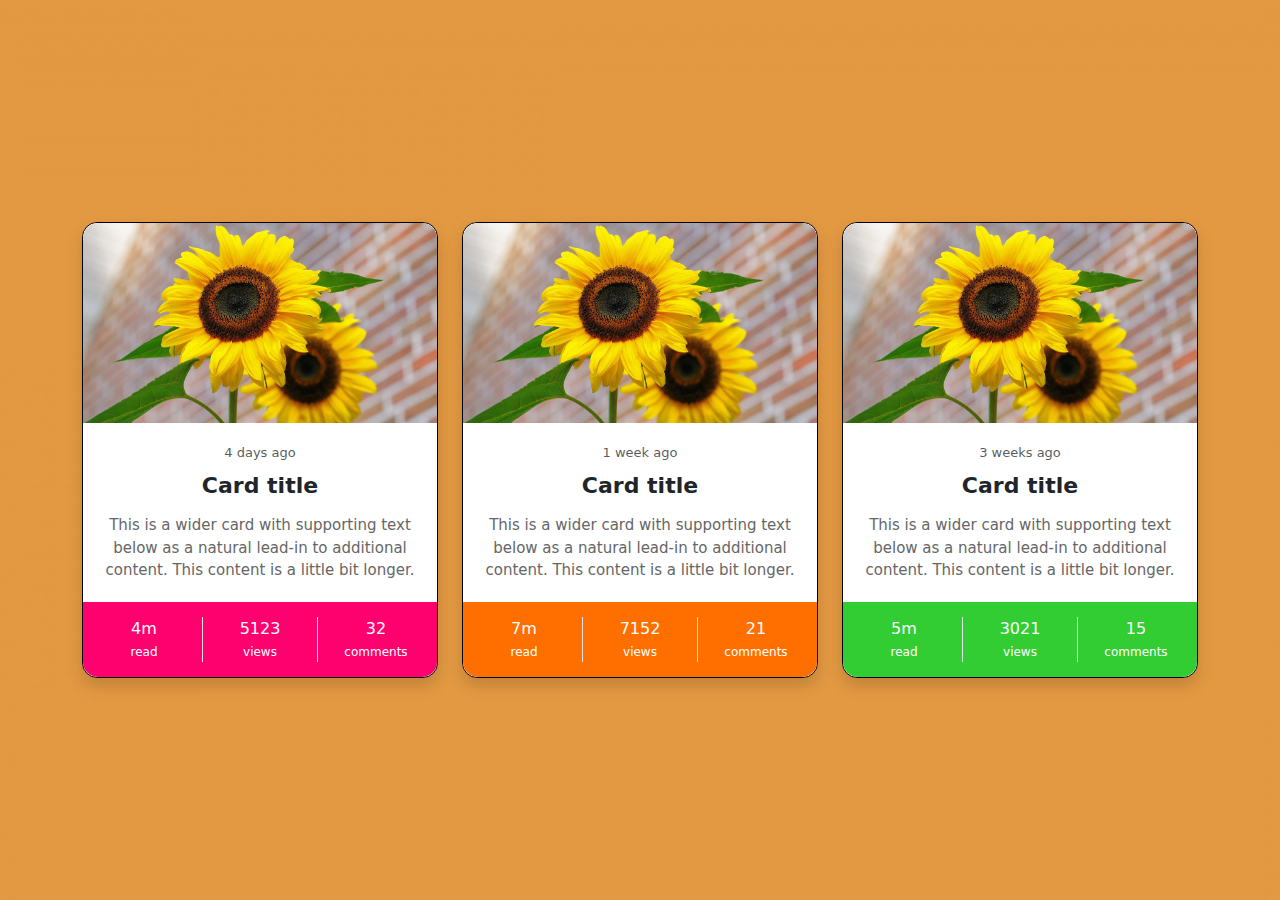
<file: Task/index.html>
<!DOCTYPE html>
<html lang="en">
<head>
    <meta charset="UTF-8">
    <meta name="viewport" content="width=device-width, initial-scale=1.0">
    <title>Task</title>
    <link rel="stylesheet" href="https://cdnjs.cloudflare.com/ajax/libs/bootstrap/5.3.3/css/bootstrap.min.css" integrity="sha512-jnSuA4Ss2PkkikSOLtYs8BlYIeeIK1h99ty4YfvRPAlzr377vr3CXDb7sb7eEEBYjDtcYj+AjBH3FLv5uSJuXg==" crossorigin="anonymous" referrerpolicy="no-referrer" />
    <link rel="stylesheet" href="./assets/css/style.css">
</head>
<body>
    <section id="task" class="d-flex align-items-center justify-content-center">
        <div class="container">
            <div class="row g-4 justify-content-center">
                <div class="col-4">
                    <div class="card h-100">
                        <img src="./assets/images/sunflower-flowers-bright-yellow-46216.jpeg" class="card-img-top" alt="...">
                        <div class="card-body">
                            <span class="card-createdate text-muted">4 days ago</span>
                            <h5 class="card-title">Card title</h5>
                            <p class="card-text">This is a wider card with supporting text below as a natural lead-in to additional content. This content is a little bit longer.</p>
                        </div>
                        <div class="bottom pink-bg">
                            <div class="row text-center">
                                <div class="col-4">
                                    <span>4m</span><br>
                                    <small>read</small>
                                </div>
                                <div class="col-4 border-start border-end">
                                    <span>5123</span><br>
                                    <small>views</small>
                                </div>
                                <div class="col-4">
                                    <span>32</span><br>
                                    <small>comments</small>
                                </div>
                            </div>
                        </div>
                    </div>
                </div>

                <div class="col-4">
                    <div class="card h-100">
                        <img src="./assets/images/sunflower-flowers-bright-yellow-46216.jpeg" class="card-img-top" alt="...">
                        <div class="card-body">
                            <span class="card-createdate text-muted">1 week ago</span>
                            <h5 class="card-title">Card title</h5>
                            <p class="card-text">This is a wider card with supporting text below as a natural lead-in to additional content. This content is a little bit longer.</p>
                        </div>
                        <div class="bottom orange-bg">
                            <div class="row text-center">
                                <div class="col-4">
                                    <span>7m</span><br>
                                    <small>read</small>
                                </div>
                                <div class="col-4 border-start border-end">
                                    <span>7152</span><br>
                                    <small>views</small>
                                </div>
                                <div class="col-4">
                                    <span>21</span><br>
                                    <small>comments</small>
                                </div>
                            </div>
                        </div>
                    </div>
                </div>

                <div class="col-4">
                    <div class="card h-100">
                        <img src="./assets/images/sunflower-flowers-bright-yellow-46216.jpeg" class="card-img-top" alt="...">
                        <div class="card-body">
                            <span class="card-createdate text-muted">3 weeks ago</span>
                            <h5 class="card-title">Card title</h5>
                            <p class="card-text">This is a wider card with supporting text below as a natural lead-in to additional content. This content is a little bit longer.</p>
                        </div>
                        <div class="bottom green-bg">
                            <div class="row text-center">
                                <div class="col-4">
                                    <span>5m</span><br>
                                    <small>read</small>
                                </div>
                                <div class="col-4 border-start border-end">
                                    <span>3021</span><br>
                                    <small>views</small>
                                </div>
                                <div class="col-4">
                                    <span>15</span><br>
                                    <small>comments</small>
                                </div>
                            </div>
                        </div>
                    </div>
                </div>
            </div>
        </div>
    </section>
</body>
</html>
</file>
<file: Task/assets/css/style.css>
* {
  box-sizing: border-box;
  margin: 0;
  padding: 0;
}

#task {
  background-position: center;
  background-size: cover;
  height: 100vh;
  background-image: url("../images/sand-background-1495822670wit.jpg");
}

.card {
  border-radius: 15px;
  box-shadow: 0 8px 16px rgba(0, 0, 0, 0.15);
  transition: all 0.3s ;
  border: 1px solid black;
}


.card:hover {
  transform: translateY(5px);
}

.card-body {
  padding: 20px;
  text-align: center;
}

.card-img-top {
  height: 200px;
  object-fit: cover;
  border-top-left-radius: 15px; 
  border-top-right-radius: 15px;
}

.bottom {
  padding: 15px;
  color: white;
  font-size: 14px;
  border-bottom-left-radius: 15px;
  border-bottom-right-radius: 15px;
}

.pink-bg {
  background-color: rgb(255, 0, 111);
}

.orange-bg {
  background-color: #ff6f00;
}

.green-bg {
  background-color: #32cd32;
}

.card-createdate {
  font-size: 13px;
  display: block;
  color: #ff0080;
  margin-bottom: 10px;
}

.card-title {
  font-size: 22px;
  font-weight: bold;
  margin-bottom: 15px;
}

.card-text {
  font-size: 15px;
  line-height: 1.5;
  color: #666666;
  margin-bottom: 10px;
}

.row.text-center span {
  font-size: 16px;
}

small {
  font-size: 12px;
}

.border-start {
  border-left: 1px solid rgb(0, 0, 0);
}

.border-end {
  border-right: 1px solid rgb(0, 0, 0);
}
</file>
